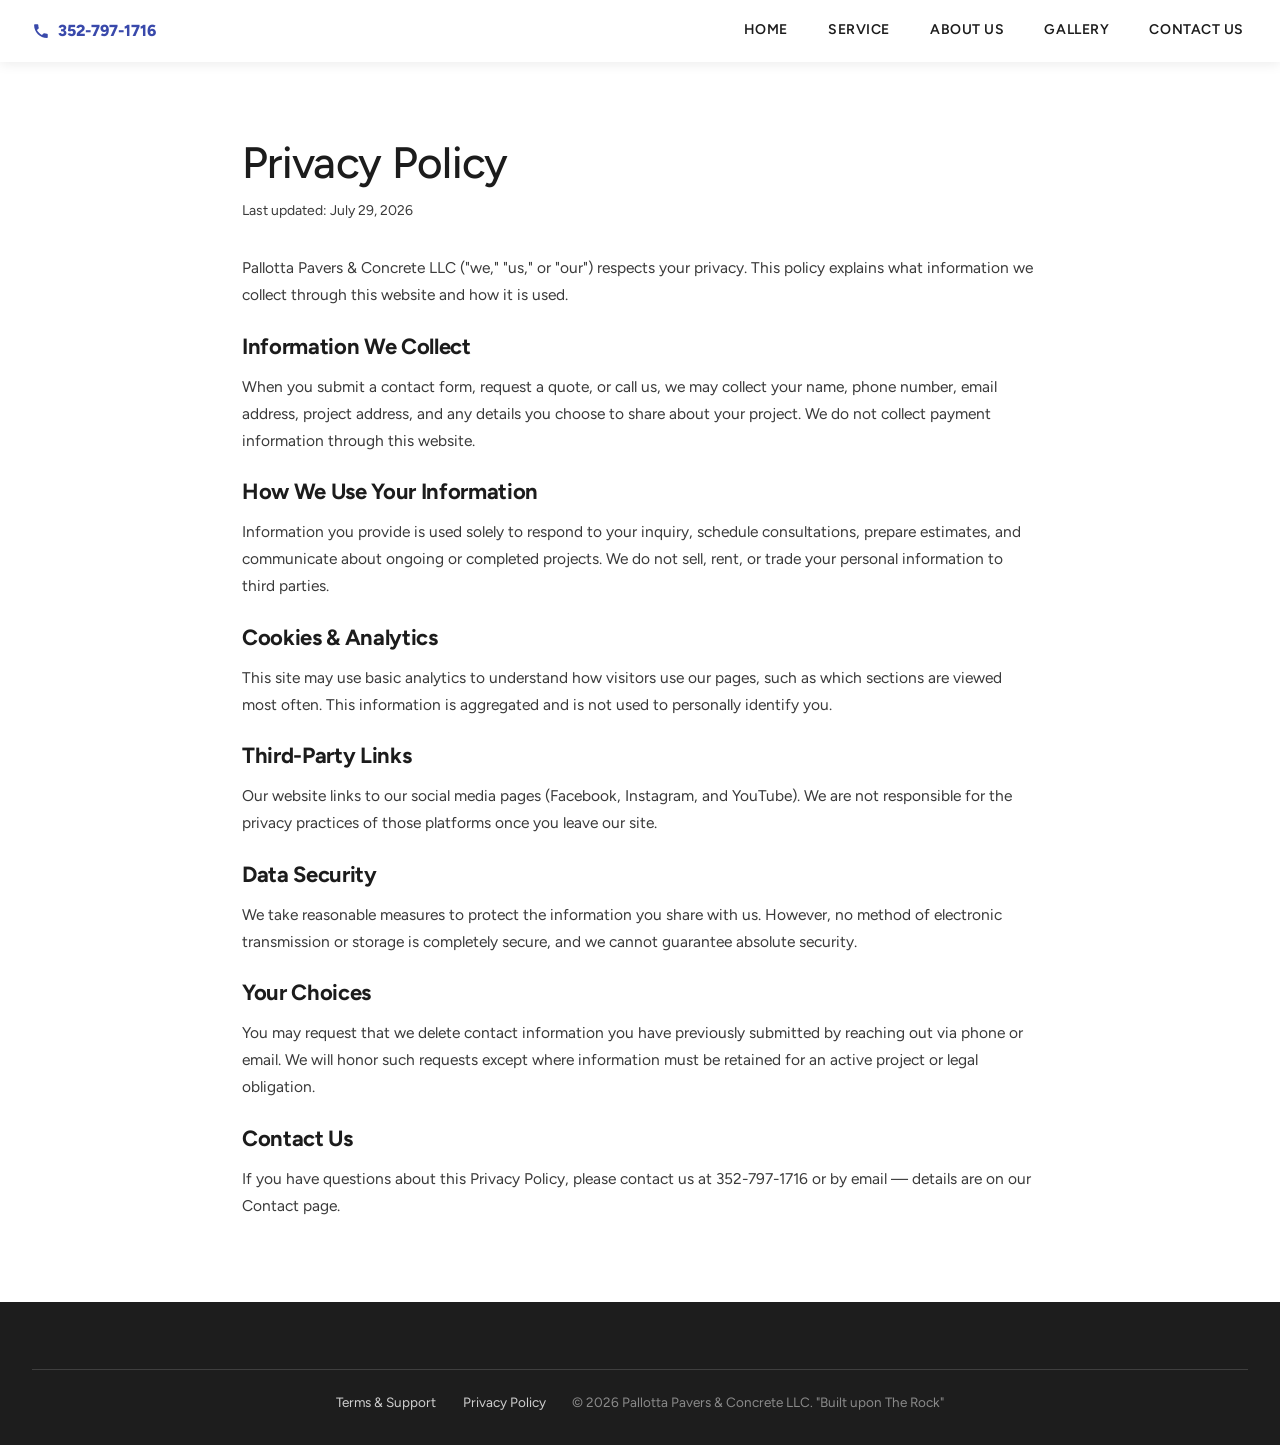
<file: privacy.html>
<!DOCTYPE html>
<html lang="en">
<head>
<meta charset="utf-8">
<meta name="viewport" content="width=device-width, initial-scale=1">
<title>Privacy Policy — Pallotta Pavers &amp; Concrete LLC</title>
<meta name="description" content="How Pallotta Pavers &amp; Concrete LLC collects and uses information submitted through this website.">
<meta name="robots" content="index, follow">
<link rel="canonical" href="https://www.pallottapaversandconcrete.com/privacy.html">
<link rel="icon" type="image/png" sizes="32x32" href="assets/images/favicon-32.png">
<link rel="apple-touch-icon" sizes="180x180" href="assets/images/apple-touch-icon.png">
<link rel="icon" type="image/png" sizes="192x192" href="assets/images/icon-192.png">
<link rel="icon" type="image/png" sizes="512x512" href="assets/images/icon-512.png">
<link rel="stylesheet" href="assets/css/styles.css">
<link rel="stylesheet" href="assets/css/site.css">
</head>
<body>

<div style="overflow-x: hidden;">

  <header class="site-header" style="display: flex; align-items: center; justify-content: space-between; padding: var(--space-2) var(--space-7);">
    <a href="tel:3527971716" style="display: flex; align-items: center; gap: 8px;"><svg width="18" height="18" viewBox="0 0 24 24" fill="var(--blue)" stroke="none"><path d="M6.6 10.8c1.4 2.8 3.8 5.2 6.6 6.6l2.2-2.2c.3-.3.7-.4 1-.2 1.1.4 2.3.6 3.6.6.6 0 1 .4 1 1v3.6c0 .6-.4 1-1 1C10.5 21.2 2.8 13.5 2.8 3.9c0-.6.4-1 1-1H7.4c.6 0 1 .4 1 1 0 1.3.2 2.5.6 3.6.1.4 0 .8-.2 1.1L6.6 10.8z"/></svg><span style="font-family: var(--font-body); font-weight: 800; font-size: 16px; color: var(--blue);">352-797-1716</span></a>
    <nav class="site-nav" style="display: flex; gap: var(--space-7); align-items: stretch;">
      <a class="nav-link" href="index.html#home">Home</a>
      <a class="nav-link" href="index.html#services">Service</a>
      <div class="nav-item">
        <span class="nav-link nav-parent">About Us</span>
        <div class="nav-dropdown">
          <a class="nav-sublink" href="index.html#about">Who We Are</a>
          <a class="nav-sublink" href="index.html#expert">The Expert Concrete Advantage</a>
          <a class="nav-sublink" href="index.html#whywork">Why Work with Us</a>
        </div>
      </div>
      <a class="nav-link" href="index.html#gallery">Gallery</a>
      <a class="nav-link" href="index.html#contact">Contact Us</a>
    </nav>
  </header>

  <section style="background: var(--page); padding-top: 68px;">
    <div style="max-width: 860px; margin: 0 auto; padding: var(--space-9) var(--space-7);">
      <h1 style="font-family: var(--font-body); font-weight: 500; font-size: clamp(32px, 4vw, 44px); margin: 0 0 var(--space-3) 0; color: var(--ink);">Privacy Policy</h1>
      <p style="font-size: 14px; color: var(--body-alt); margin: 0 0 var(--space-7) 0;">Last updated: July 29, 2026</p>
      
<p style="font-size: var(--text-body); line-height: 1.75; color: var(--body-alt); margin: 0 0 var(--space-3) 0;">Pallotta Pavers &amp; Concrete LLC ("we," "us," or "our") respects your privacy. This policy explains what information we collect through this website and how it is used.</p>
<h2 style="font-family: var(--font-body); font-weight: 700; font-size: 22px; color: var(--ink); margin: var(--space-6) 0 var(--space-3) 0;">Information We Collect</h2>
<p style="font-size: var(--text-body); line-height: 1.75; color: var(--body-alt); margin: 0 0 var(--space-3) 0;">When you submit a contact form, request a quote, or call us, we may collect your name, phone number, email address, project address, and any details you choose to share about your project. We do not collect payment information through this website.</p>
<h2 style="font-family: var(--font-body); font-weight: 700; font-size: 22px; color: var(--ink); margin: var(--space-6) 0 var(--space-3) 0;">How We Use Your Information</h2>
<p style="font-size: var(--text-body); line-height: 1.75; color: var(--body-alt); margin: 0 0 var(--space-3) 0;">Information you provide is used solely to respond to your inquiry, schedule consultations, prepare estimates, and communicate about ongoing or completed projects. We do not sell, rent, or trade your personal information to third parties.</p>
<h2 style="font-family: var(--font-body); font-weight: 700; font-size: 22px; color: var(--ink); margin: var(--space-6) 0 var(--space-3) 0;">Cookies &amp; Analytics</h2>
<p style="font-size: var(--text-body); line-height: 1.75; color: var(--body-alt); margin: 0 0 var(--space-3) 0;">This site may use basic analytics to understand how visitors use our pages, such as which sections are viewed most often. This information is aggregated and is not used to personally identify you.</p>
<h2 style="font-family: var(--font-body); font-weight: 700; font-size: 22px; color: var(--ink); margin: var(--space-6) 0 var(--space-3) 0;">Third-Party Links</h2>
<p style="font-size: var(--text-body); line-height: 1.75; color: var(--body-alt); margin: 0 0 var(--space-3) 0;">Our website links to our social media pages (Facebook, Instagram, and YouTube). We are not responsible for the privacy practices of those platforms once you leave our site.</p>
<h2 style="font-family: var(--font-body); font-weight: 700; font-size: 22px; color: var(--ink); margin: var(--space-6) 0 var(--space-3) 0;">Data Security</h2>
<p style="font-size: var(--text-body); line-height: 1.75; color: var(--body-alt); margin: 0 0 var(--space-3) 0;">We take reasonable measures to protect the information you share with us. However, no method of electronic transmission or storage is completely secure, and we cannot guarantee absolute security.</p>
<h2 style="font-family: var(--font-body); font-weight: 700; font-size: 22px; color: var(--ink); margin: var(--space-6) 0 var(--space-3) 0;">Your Choices</h2>
<p style="font-size: var(--text-body); line-height: 1.75; color: var(--body-alt); margin: 0 0 var(--space-3) 0;">You may request that we delete contact information you have previously submitted by reaching out via phone or email. We will honor such requests except where information must be retained for an active project or legal obligation.</p>
<h2 style="font-family: var(--font-body); font-weight: 700; font-size: 22px; color: var(--ink); margin: var(--space-6) 0 var(--space-3) 0;">Contact Us</h2>
<p style="font-size: var(--text-body); line-height: 1.75; color: var(--body-alt); margin: 0 0 var(--space-3) 0;">If you have questions about this Privacy Policy, please contact us at 352-797-1716 or by email — details are on our Contact page.</p>

    </div>
  </section>

  <section style="background: var(--dark); color: var(--white);">
    <div style="padding: var(--space-7); max-width: 1280px; margin: 0 auto;">
      <div style="display: flex; gap: var(--space-6); justify-content: center; margin-top: var(--space-8); padding-top: var(--space-5); border-top: 1px solid rgba(255,255,255,0.15); flex-wrap: wrap;">
        <a href="terms.html" style="color: var(--muted); font-size: 13.5px;">Terms &amp; Support</a>
        <a href="privacy.html" style="color: var(--muted); font-size: 13.5px;">Privacy Policy</a>
        <span style="color: var(--copyright); font-size: 13.5px;">© 2026 Pallotta Pavers &amp; Concrete LLC. "Built upon The Rock"</span>
      </div>
    </div>
  </section>

</div>

</body>
</html>
</file>
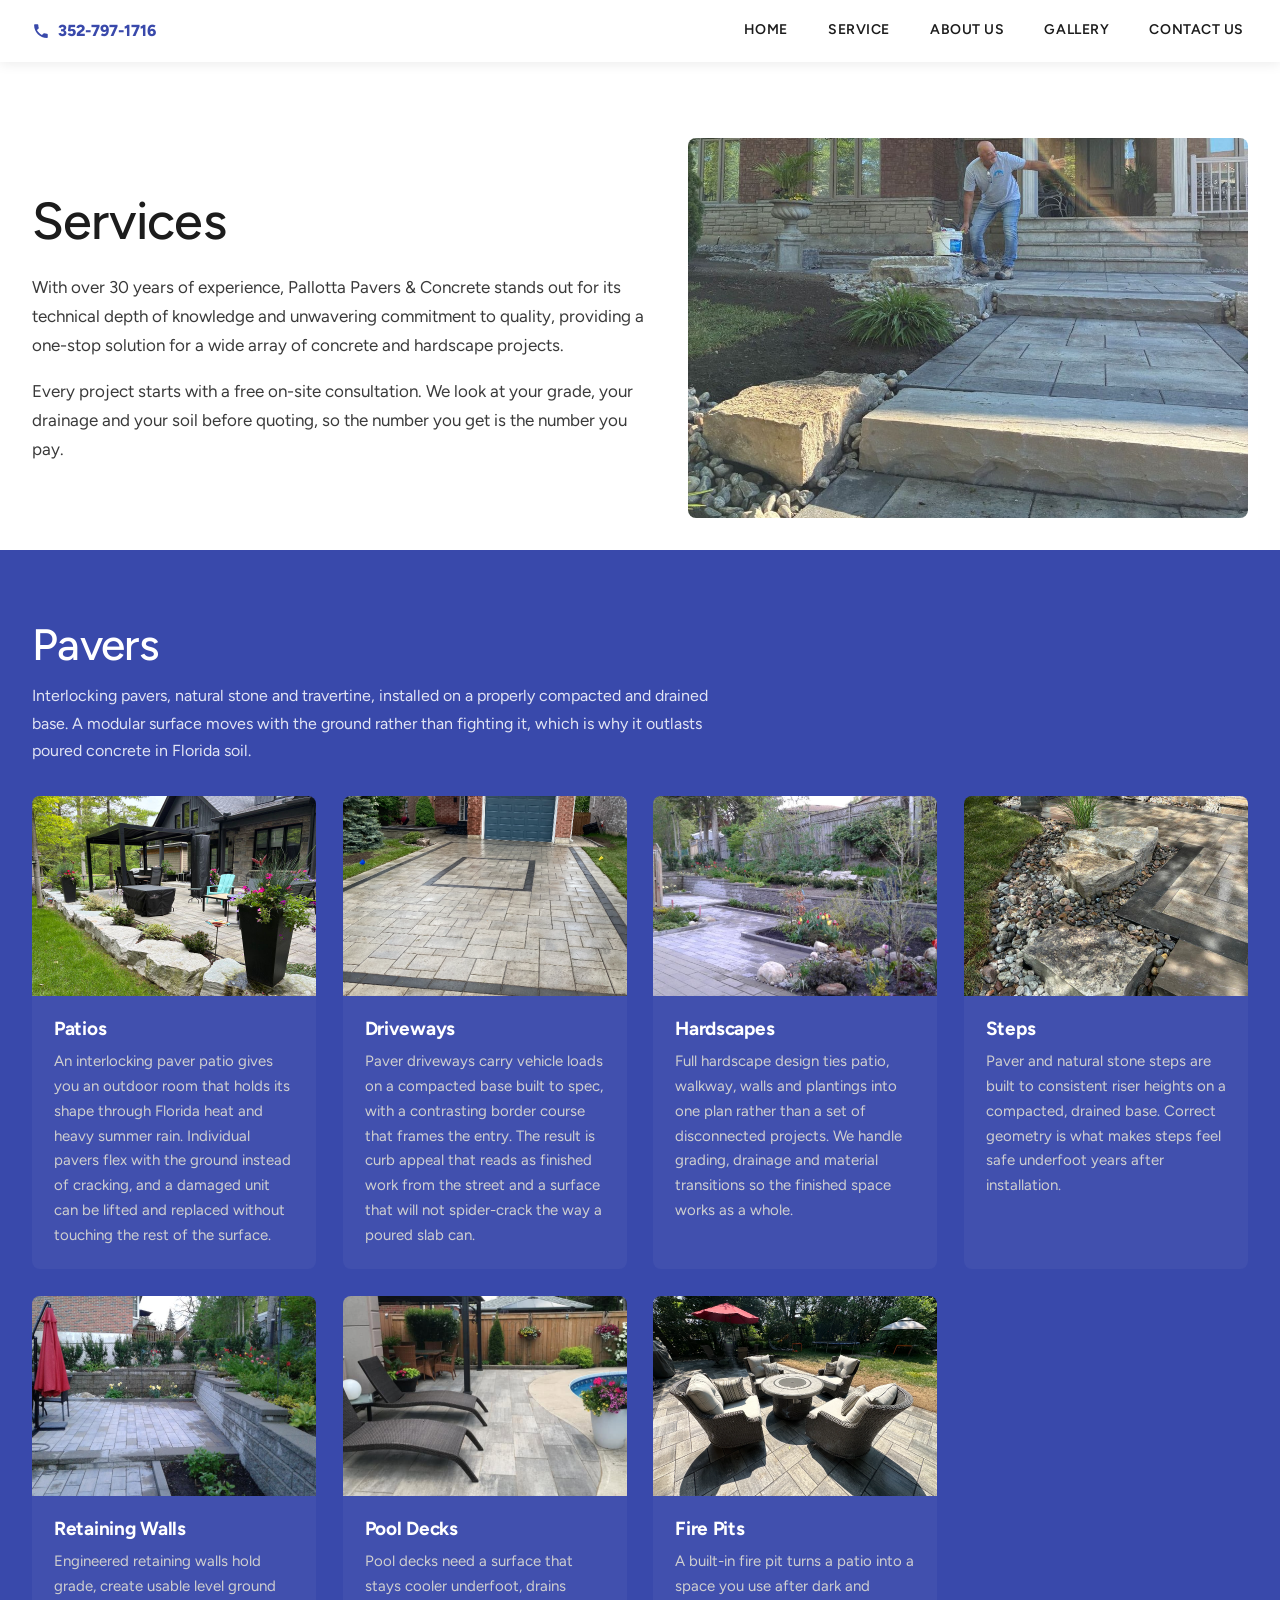
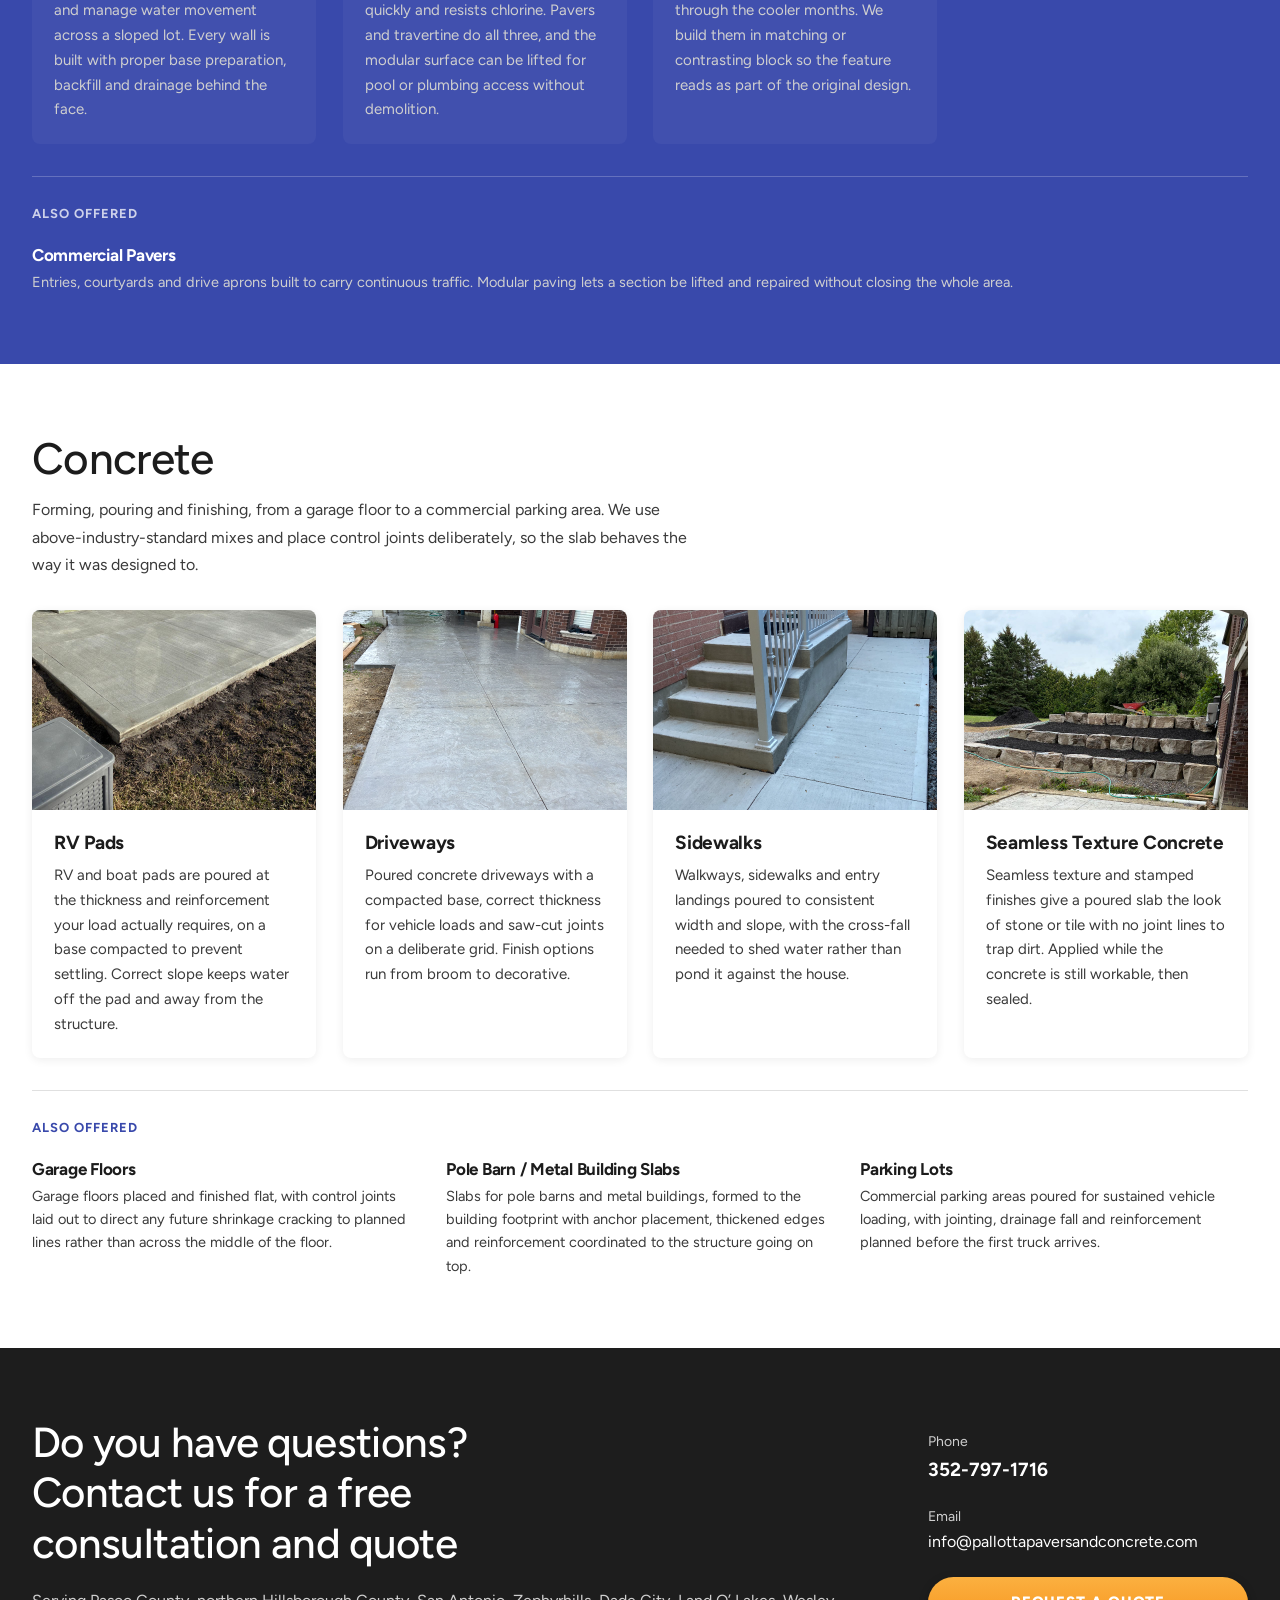
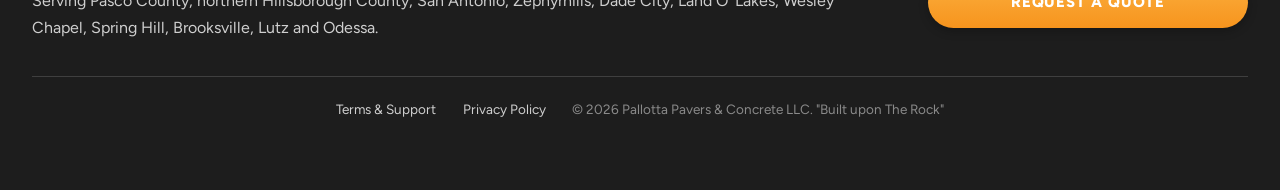
<file: services.html>
<!DOCTYPE html>
<html lang="en">
<head>
<meta charset="utf-8">
<meta name="viewport" content="width=device-width, initial-scale=1">
<title>Paver &amp; Concrete Services | Pasco County &amp; Wesley Chapel FL</title>
<meta name="description" content="Paver patios, driveways, pool decks, walls, RV pads &amp; concrete slabs in Pasco County. 30+ yrs, licensed &amp; insured. Call 352-797-1716.">
<meta name="robots" content="index, follow, max-image-preview:large">
<link rel="canonical" href="https://www.pallottapaversandconcrete.com/services.html">
<meta name="theme-color" content="#3949ab">
<meta property="og:type" content="website">
<meta property="og:title" content="Paver &amp; Concrete Services | Pasco County &amp; Wesley Chapel FL">
<meta property="og:description" content="Fifteen paver and concrete services across Pasco County and north Hillsborough. 30+ years, licensed, insured and bonded.">
<meta property="og:image" content="https://www.pallottapaversandconcrete.com/assets/images/services-hero.jpg">
<meta property="og:url" content="https://www.pallottapaversandconcrete.com/services.html">
<link rel="icon" type="image/png" sizes="32x32" href="assets/images/favicon-32.png">
<link rel="apple-touch-icon" sizes="180x180" href="assets/images/apple-touch-icon.png">
<link rel="icon" type="image/png" sizes="192x192" href="assets/images/icon-192.png">
<link rel="icon" type="image/png" sizes="512x512" href="assets/images/icon-512.png">
<link rel="stylesheet" href="assets/css/styles.css">
<link rel="stylesheet" href="assets/css/site.css">
</head>
<body>

<div style="overflow-x: hidden;">

  <header class="site-header" style="display: flex; align-items: center; justify-content: space-between; padding: var(--space-2) var(--space-7);">
    <a href="tel:3527971716" style="display: flex; align-items: center; gap: 8px;"><svg width="18" height="18" viewBox="0 0 24 24" fill="var(--blue)" stroke="none"><path d="M6.6 10.8c1.4 2.8 3.8 5.2 6.6 6.6l2.2-2.2c.3-.3.7-.4 1-.2 1.1.4 2.3.6 3.6.6.6 0 1 .4 1 1v3.6c0 .6-.4 1-1 1C10.5 21.2 2.8 13.5 2.8 3.9c0-.6.4-1 1-1H7.4c.6 0 1 .4 1 1 0 1.3.2 2.5.6 3.6.1.4 0 .8-.2 1.1L6.6 10.8z"/></svg><span style="font-family: var(--font-body); font-weight: 800; font-size: 16px; color: var(--blue);">352-797-1716</span></a>
    <nav class="site-nav" style="display: flex; gap: var(--space-7); align-items: stretch;">
      <a class="nav-link" href="index.html#home">Home</a>
      <a class="nav-link" href="services.html">Service</a>
      <div class="nav-item">
        <span class="nav-link nav-parent">About Us</span>
        <div class="nav-dropdown">
          <a class="nav-sublink" href="index.html#about">Who We Are</a>
          <a class="nav-sublink" href="index.html#expert">The Expert Concrete Advantage</a>
          <a class="nav-sublink" href="index.html#whywork">Why Work with Us</a>
        </div>
      </div>
      <a class="nav-link" href="index.html#gallery">Gallery</a>
      <a class="nav-link" href="index.html#contact">Contact Us</a>
    </nav>
    <button class="nav-toggle" id="navToggle" aria-label="Open menu">
      <svg width="24" height="24" viewBox="0 0 24 24" fill="none" stroke="var(--ink)" stroke-width="2.5" stroke-linecap="round"><line x1="3" y1="6" x2="21" y2="6"/><line x1="3" y1="12" x2="21" y2="12"/><line x1="3" y1="18" x2="21" y2="18"/></svg>
    </button>
  </header>
  <nav class="mobile-nav" id="mobileNav">
    <a class="mobile-nav-link" href="index.html#home">Home</a>
    <a class="mobile-nav-link" href="services.html">Service</a>
    <span class="mobile-nav-label">About Us</span>
    <a class="mobile-nav-sublink" href="index.html#about">Who We Are</a>
    <a class="mobile-nav-sublink" href="index.html#expert">The Expert Concrete Advantage</a>
    <a class="mobile-nav-sublink" href="index.html#whywork">Why Work with Us</a>
    <a class="mobile-nav-link" href="index.html#gallery">Gallery</a>
    <a class="mobile-nav-link" href="index.html#contact">Contact Us</a>
  </nav>

  <section style="background: var(--page); padding-top: 68px;">
    <div style="max-width: 1280px; margin: 0 auto; padding: var(--space-9) var(--space-7) var(--space-7) var(--space-7);">
      <div class="cols" style="display: flex; gap: var(--space-8); align-items: center; flex-wrap: wrap;">
        <div style="flex: 1 1 460px; min-width: 300px;">
          <h1 style="font-family: var(--font-body); font-weight: 500; font-size: clamp(36px, 4.4vw, 52px); line-height: 1.14; margin: 0 0 var(--space-5) 0; color: var(--ink);">Services</h1>
          <p style="font-size: 17px; line-height: 1.7; color: var(--body-alt); margin: 0 0 var(--space-4) 0; max-width: 60ch;">With over 30 years of experience, Pallotta Pavers &amp; Concrete stands out for its technical depth of knowledge and unwavering commitment to quality, providing a one-stop solution for a wide array of concrete and hardscape projects.</p>
          <p style="font-size: 17px; line-height: 1.7; color: var(--body-alt); margin: 0;">Every project starts with a free on-site consultation. We look at your grade, your drainage and your soil before quoting, so the number you get is the number you pay.</p>
        </div>
        <div style="flex: 1 1 400px; min-width: 280px;">
          <img src="assets/images/services-hero.jpg" alt="Craftsman sealing a paver installation" loading="lazy" decoding="async" style="width: 100%; height: 380px; object-fit: cover; border-radius: var(--radius-card); display: block;">
        </div>
      </div>
    </div>
  </section>

  <section style="background: var(--blue); color: var(--white);">
    <div style="max-width: 1280px; margin: 0 auto; padding: var(--space-9) var(--space-7);">
      <h2 style="font-family: var(--font-body); font-weight: 500; font-size: clamp(32px, 3.6vw, 44px); margin: 0 0 var(--space-3) 0; color: var(--white);">Pavers</h2>
      <p style="font-size: 16px; line-height: 1.7; color: rgba(255,255,255,0.85); margin: 0 0 var(--space-7) 0; max-width: 68ch;">Interlocking pavers, natural stone and travertine, installed on a properly compacted and drained base. A modular surface moves with the ground rather than fighting it, which is why it outlasts poured concrete in Florida soil.</p>
      <div style="display: grid; grid-template-columns: repeat(auto-fit, minmax(280px, 1fr)); gap: var(--space-6);">
        <article style="display: flex; flex-direction: column; background: rgba(255,255,255,0.04); border-radius: var(--radius-card); overflow: hidden;">
          <img src="assets/images/gallery-19.jpg" alt="Raised paver patio with pergola and natural boulder retaining wall" width="600" height="400" loading="lazy" decoding="async" style="width: 100%; height: 200px; object-fit: cover; display: block;">
          <div style="padding: var(--space-5); display: flex; flex-direction: column; gap: 10px;">
            <h3 style="font-family: var(--font-body); font-weight: 700; font-size: 19px; margin: 0; color: var(--white);">Patios</h3>
            <p style="font-size: 15px; line-height: 1.65; color: var(--muted); margin: 0;">An interlocking paver patio gives you an outdoor room that holds its shape through Florida heat and heavy summer rain. Individual pavers flex with the ground instead of cracking, and a damaged unit can be lifted and replaced without touching the rest of the surface.</p>
          </div>
        </article>
        <article style="display: flex; flex-direction: column; background: rgba(255,255,255,0.04); border-radius: var(--radius-card); overflow: hidden;">
          <img src="assets/images/gallery-9.jpg" alt="Paver driveway with dark border bands and an inset panel at the garage" width="600" height="400" loading="lazy" decoding="async" style="width: 100%; height: 200px; object-fit: cover; display: block;">
          <div style="padding: var(--space-5); display: flex; flex-direction: column; gap: 10px;">
            <h3 style="font-family: var(--font-body); font-weight: 700; font-size: 19px; margin: 0; color: var(--white);">Driveways</h3>
            <p style="font-size: 15px; line-height: 1.65; color: var(--muted); margin: 0;">Paver driveways carry vehicle loads on a compacted base built to spec, with a contrasting border course that frames the entry. The result is curb appeal that reads as finished work from the street and a surface that will not spider-crack the way a poured slab can.</p>
          </div>
        </article>
        <article style="display: flex; flex-direction: column; background: rgba(255,255,255,0.04); border-radius: var(--radius-card); overflow: hidden;">
          <img src="assets/images/gallery-8.jpg" alt="Paver patio and walkway with tiered block retaining walls and garden beds" width="600" height="400" loading="lazy" decoding="async" style="width: 100%; height: 200px; object-fit: cover; display: block;">
          <div style="padding: var(--space-5); display: flex; flex-direction: column; gap: 10px;">
            <h3 style="font-family: var(--font-body); font-weight: 700; font-size: 19px; margin: 0; color: var(--white);">Hardscapes</h3>
            <p style="font-size: 15px; line-height: 1.65; color: var(--muted); margin: 0;">Full hardscape design ties patio, walkway, walls and plantings into one plan rather than a set of disconnected projects. We handle grading, drainage and material transitions so the finished space works as a whole.</p>
          </div>
        </article>
        <article style="display: flex; flex-direction: column; background: rgba(255,255,255,0.04); border-radius: var(--radius-card); overflow: hidden;">
          <img src="assets/images/gallery-23.jpg" alt="Natural stone step set in river rock beside a paver walkway" width="600" height="400" loading="lazy" decoding="async" style="width: 100%; height: 200px; object-fit: cover; display: block;">
          <div style="padding: var(--space-5); display: flex; flex-direction: column; gap: 10px;">
            <h3 style="font-family: var(--font-body); font-weight: 700; font-size: 19px; margin: 0; color: var(--white);">Steps</h3>
            <p style="font-size: 15px; line-height: 1.65; color: var(--muted); margin: 0;">Paver and natural stone steps are built to consistent riser heights on a compacted, drained base. Correct geometry is what makes steps feel safe underfoot years after installation.</p>
          </div>
        </article>
        <article style="display: flex; flex-direction: column; background: rgba(255,255,255,0.04); border-radius: var(--radius-card); overflow: hidden;">
          <img src="assets/images/gallery-7.jpg" alt="Paver patio enclosed by block retaining walls and tulip beds" width="600" height="400" loading="lazy" decoding="async" style="width: 100%; height: 200px; object-fit: cover; display: block;">
          <div style="padding: var(--space-5); display: flex; flex-direction: column; gap: 10px;">
            <h3 style="font-family: var(--font-body); font-weight: 700; font-size: 19px; margin: 0; color: var(--white);">Retaining Walls</h3>
            <p style="font-size: 15px; line-height: 1.65; color: var(--muted); margin: 0;">Engineered retaining walls hold grade, create usable level ground and manage water movement across a sloped lot. Every wall is built with proper base preparation, backfill and drainage behind the face.</p>
          </div>
        </article>
        <article style="display: flex; flex-direction: column; background: rgba(255,255,255,0.04); border-radius: var(--radius-card); overflow: hidden;">
          <img src="assets/images/gallery-3.jpg" alt="Paver pool deck with loungers, pergola and curved pool coping" width="600" height="400" loading="lazy" decoding="async" style="width: 100%; height: 200px; object-fit: cover; display: block;">
          <div style="padding: var(--space-5); display: flex; flex-direction: column; gap: 10px;">
            <h3 style="font-family: var(--font-body); font-weight: 700; font-size: 19px; margin: 0; color: var(--white);">Pool Decks</h3>
            <p style="font-size: 15px; line-height: 1.65; color: var(--muted); margin: 0;">Pool decks need a surface that stays cooler underfoot, drains quickly and resists chlorine. Pavers and travertine do all three, and the modular surface can be lifted for pool or plumbing access without demolition.</p>
          </div>
        </article>
        <article style="display: flex; flex-direction: column; background: rgba(255,255,255,0.04); border-radius: var(--radius-card); overflow: hidden;">
          <img src="assets/images/gallery-10.jpg" alt="Paver patio with wicker seating around a round fire-pit table" width="600" height="400" loading="lazy" decoding="async" style="width: 100%; height: 200px; object-fit: cover; display: block;">
          <div style="padding: var(--space-5); display: flex; flex-direction: column; gap: 10px;">
            <h3 style="font-family: var(--font-body); font-weight: 700; font-size: 19px; margin: 0; color: var(--white);">Fire Pits</h3>
            <p style="font-size: 15px; line-height: 1.65; color: var(--muted); margin: 0;">A built-in fire pit turns a patio into a space you use after dark and through the cooler months. We build them in matching or contrasting block so the feature reads as part of the original design.</p>
          </div>
        </article>
              </div>
      <div style="margin-top: var(--space-7); padding-top: var(--space-6); border-top: 1px solid rgba(255,255,255,0.22);">
        <div style="font-family: var(--font-body); font-weight: 700; font-size: 13px; letter-spacing: 0.08em; text-transform: uppercase; color: rgba(255,255,255,0.75); margin-bottom: var(--space-5);">Also offered</div>
        <div style="display: grid; grid-template-columns: repeat(auto-fit, minmax(260px, 1fr)); gap: var(--space-6);">
        <div style="display: flex; flex-direction: column; gap: 6px;">
          <h3 style="font-family: var(--font-body); font-weight: 700; font-size: 17px; margin: 0; color: var(--white);">Commercial Pavers</h3>
          <p style="font-size: 14.5px; line-height: 1.6; color: var(--muted); margin: 0;">Entries, courtyards and drive aprons built to carry continuous traffic. Modular paving lets a section be lifted and repaired without closing the whole area.</p>
        </div>
        </div>
      </div>
    </div>
  </section>

  <section style="background: var(--page); color: var(--ink);">
    <div style="max-width: 1280px; margin: 0 auto; padding: var(--space-9) var(--space-7);">
      <h2 style="font-family: var(--font-body); font-weight: 500; font-size: clamp(32px, 3.6vw, 44px); margin: 0 0 var(--space-3) 0; color: var(--ink);">Concrete</h2>
      <p style="font-size: 16px; line-height: 1.7; color: var(--body-alt); margin: 0 0 var(--space-7) 0; max-width: 68ch;">Forming, pouring and finishing, from a garage floor to a commercial parking area. We use above-industry-standard mixes and place control joints deliberately, so the slab behaves the way it was designed to.</p>
      <div style="display: grid; grid-template-columns: repeat(auto-fit, minmax(280px, 1fr)); gap: var(--space-6);">
        <article style="display: flex; flex-direction: column; background: #ffffff; border-radius: var(--radius-card); overflow: hidden; box-shadow: 0 2px 10px rgba(0,0,0,0.07);">
          <img src="assets/images/gallery-24.jpg" alt="Poured concrete pad and steps at a manufactured home" width="600" height="400" loading="lazy" decoding="async" style="width: 100%; height: 200px; object-fit: cover; display: block;">
          <div style="padding: var(--space-5); display: flex; flex-direction: column; gap: 10px;">
            <h3 style="font-family: var(--font-body); font-weight: 700; font-size: 19px; margin: 0; color: var(--ink);">RV Pads</h3>
            <p style="font-size: 15px; line-height: 1.65; color: var(--body-alt); margin: 0;">RV and boat pads are poured at the thickness and reinforcement your load actually requires, on a base compacted to prevent settling. Correct slope keeps water off the pad and away from the structure.</p>
          </div>
        </article>
                        <article style="display: flex; flex-direction: column; background: #ffffff; border-radius: var(--radius-card); overflow: hidden; box-shadow: 0 2px 10px rgba(0,0,0,0.07);">
          <img src="assets/images/gallery-15.jpg" alt="Textured concrete driveway freshly finished at a brick building" width="600" height="400" loading="lazy" decoding="async" style="width: 100%; height: 200px; object-fit: cover; display: block;">
          <div style="padding: var(--space-5); display: flex; flex-direction: column; gap: 10px;">
            <h3 style="font-family: var(--font-body); font-weight: 700; font-size: 19px; margin: 0; color: var(--ink);">Driveways</h3>
            <p style="font-size: 15px; line-height: 1.65; color: var(--body-alt); margin: 0;">Poured concrete driveways with a compacted base, correct thickness for vehicle loads and saw-cut joints on a deliberate grid. Finish options run from broom to decorative.</p>
          </div>
        </article>
        <article style="display: flex; flex-direction: column; background: #ffffff; border-radius: var(--radius-card); overflow: hidden; box-shadow: 0 2px 10px rgba(0,0,0,0.07);">
          <img src="assets/images/gallery-12.jpg" alt="Poured concrete steps with white railing beside a concrete walkway" width="600" height="400" loading="lazy" decoding="async" style="width: 100%; height: 200px; object-fit: cover; display: block;">
          <div style="padding: var(--space-5); display: flex; flex-direction: column; gap: 10px;">
            <h3 style="font-family: var(--font-body); font-weight: 700; font-size: 19px; margin: 0; color: var(--ink);">Sidewalks</h3>
            <p style="font-size: 15px; line-height: 1.65; color: var(--body-alt); margin: 0;">Walkways, sidewalks and entry landings poured to consistent width and slope, with the cross-fall needed to shed water rather than pond it against the house.</p>
          </div>
        </article>
        <article style="display: flex; flex-direction: column; background: #ffffff; border-radius: var(--radius-card); overflow: hidden; box-shadow: 0 2px 10px rgba(0,0,0,0.07);">
          <img src="assets/images/gallery-25.jpg" alt="Stamped concrete patio below a natural boulder retaining wall" width="600" height="400" loading="lazy" decoding="async" style="width: 100%; height: 200px; object-fit: cover; display: block;">
          <div style="padding: var(--space-5); display: flex; flex-direction: column; gap: 10px;">
            <h3 style="font-family: var(--font-body); font-weight: 700; font-size: 19px; margin: 0; color: var(--ink);">Seamless Texture Concrete</h3>
            <p style="font-size: 15px; line-height: 1.65; color: var(--body-alt); margin: 0;">Seamless texture and stamped finishes give a poured slab the look of stone or tile with no joint lines to trap dirt. Applied while the concrete is still workable, then sealed.</p>
          </div>
        </article>
              </div>
      <div style="margin-top: var(--space-7); padding-top: var(--space-6); border-top: 1px solid rgba(0,0,0,0.12);">
        <div style="font-family: var(--font-body); font-weight: 700; font-size: 13px; letter-spacing: 0.08em; text-transform: uppercase; color: var(--blue); margin-bottom: var(--space-5);">Also offered</div>
        <div style="display: grid; grid-template-columns: repeat(auto-fit, minmax(260px, 1fr)); gap: var(--space-6);">
        <div style="display: flex; flex-direction: column; gap: 6px;">
          <h3 style="font-family: var(--font-body); font-weight: 700; font-size: 17px; margin: 0; color: var(--ink);">Garage Floors</h3>
          <p style="font-size: 14.5px; line-height: 1.6; color: var(--body-alt); margin: 0;">Garage floors placed and finished flat, with control joints laid out to direct any future shrinkage cracking to planned lines rather than across the middle of the floor.</p>
        </div>
        <div style="display: flex; flex-direction: column; gap: 6px;">
          <h3 style="font-family: var(--font-body); font-weight: 700; font-size: 17px; margin: 0; color: var(--ink);">Pole Barn / Metal Building Slabs</h3>
          <p style="font-size: 14.5px; line-height: 1.6; color: var(--body-alt); margin: 0;">Slabs for pole barns and metal buildings, formed to the building footprint with anchor placement, thickened edges and reinforcement coordinated to the structure going on top.</p>
        </div>
        <div style="display: flex; flex-direction: column; gap: 6px;">
          <h3 style="font-family: var(--font-body); font-weight: 700; font-size: 17px; margin: 0; color: var(--ink);">Parking Lots</h3>
          <p style="font-size: 14.5px; line-height: 1.6; color: var(--body-alt); margin: 0;">Commercial parking areas poured for sustained vehicle loading, with jointing, drainage fall and reinforcement planned before the first truck arrives.</p>
        </div>
        </div>
      </div>
    </div>
  </section>

  <section style="background: var(--dark); color: var(--white);">
    <div style="max-width: 1280px; margin: 0 auto; padding: var(--space-9) var(--space-7);">
      <div class="cols" style="display: flex; gap: var(--space-8); align-items: center; flex-wrap: wrap;">
        <div style="flex: 1 1 460px; min-width: 300px;">
          <h2 style="font-family: var(--font-body); font-weight: 500; font-size: clamp(30px, 3.4vw, 42px); line-height: 1.2; margin: 0 0 var(--space-4) 0; color: var(--white);">Do you have questions?<br>Contact us for a free<br>consultation and quote</h2>
          <p style="font-size: 16px; line-height: 1.7; color: var(--muted); margin: 0;">Serving Pasco County, northern Hillsborough County, San Antonio, Zephyrhills, Dade City, Land O&rsquo; Lakes, Wesley Chapel, Spring Hill, Brooksville, Lutz and Odessa.</p>
        </div>
        <div style="flex: 0 1 320px; min-width: 260px; display: flex; flex-direction: column; gap: var(--space-5);">
          <div>
            <div style="font-size: 14px; color: var(--muted); margin-bottom: 2px;">Phone</div>
            <a href="tel:3527971716" style="color: var(--white); font-size: 19px; font-weight: 700;">352-797-1716</a>
          </div>
          <div>
            <div style="font-size: 14px; color: var(--muted); margin-bottom: 2px;">Email</div>
            <a href="mailto:info@pallottapaversandconcrete.com" style="color: var(--white); font-size: 16px;">info@pallottapaversandconcrete.com</a>
          </div>
          <a class="cta-btn" href="index.html#contact" style="width: 100%; justify-content: center;">Request a Quote</a>
        </div>
      </div>
      <div style="display: flex; gap: var(--space-6); justify-content: center; margin-top: var(--space-8); padding-top: var(--space-5); border-top: 1px solid rgba(255,255,255,0.15); flex-wrap: wrap;">
        <a href="terms.html" style="color: var(--muted); font-size: 13.5px;">Terms &amp; Support</a>
        <a href="privacy.html" style="color: var(--muted); font-size: 13.5px;">Privacy Policy</a>
        <span style="color: var(--copyright); font-size: 13.5px;">&copy; 2026 Pallotta Pavers &amp; Concrete LLC. "Built upon The Rock"</span>
      </div>
    </div>
  </section>

</div>

<script src="assets/js/main.js"></script>
</body>
</html>
</file>
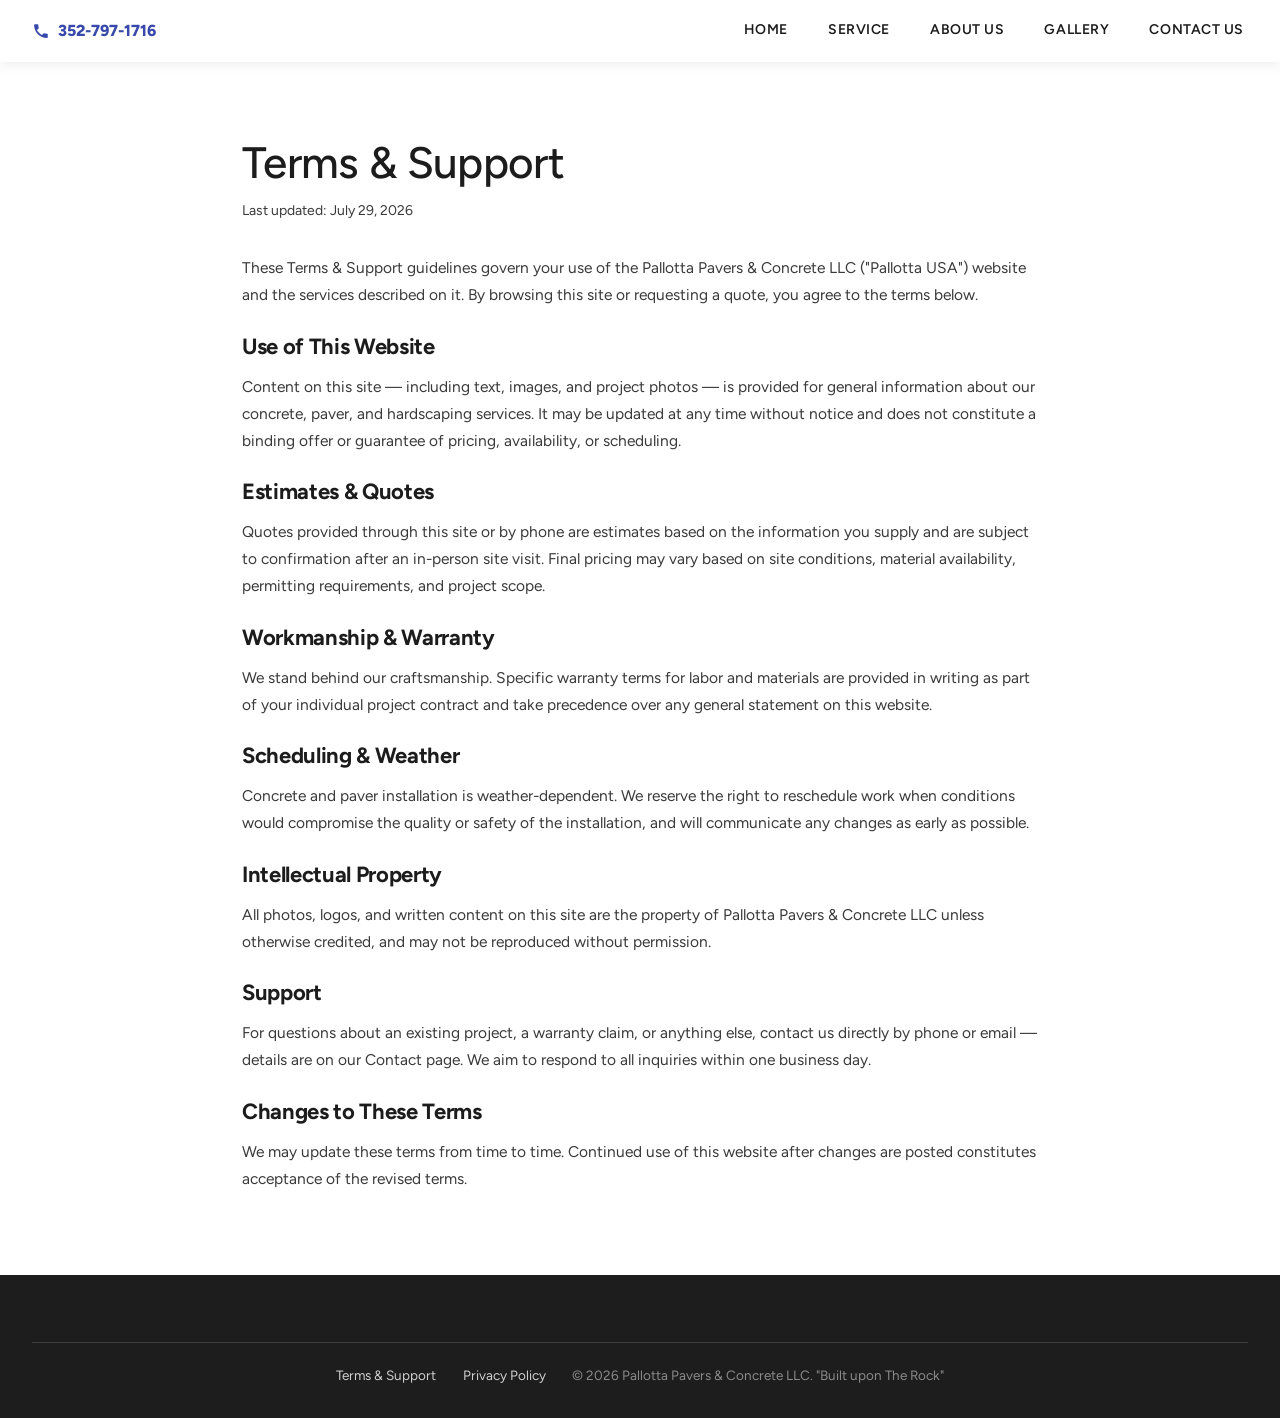
<file: terms.html>
<!DOCTYPE html>
<html lang="en">
<head>
<meta charset="utf-8">
<meta name="viewport" content="width=device-width, initial-scale=1">
<title>Terms &amp; Support — Pallotta Pavers &amp; Concrete LLC</title>
<meta name="description" content="Terms of use, estimate and warranty guidelines for Pallotta Pavers &amp; Concrete LLC.">
<meta name="robots" content="index, follow">
<link rel="canonical" href="https://www.pallottapaversandconcrete.com/terms.html">
<link rel="icon" type="image/png" sizes="32x32" href="assets/images/favicon-32.png">
<link rel="apple-touch-icon" sizes="180x180" href="assets/images/apple-touch-icon.png">
<link rel="icon" type="image/png" sizes="192x192" href="assets/images/icon-192.png">
<link rel="icon" type="image/png" sizes="512x512" href="assets/images/icon-512.png">
<link rel="stylesheet" href="assets/css/styles.css">
<link rel="stylesheet" href="assets/css/site.css">
</head>
<body>

<div style="overflow-x: hidden;">

  <header class="site-header" style="display: flex; align-items: center; justify-content: space-between; padding: var(--space-2) var(--space-7);">
    <a href="tel:3527971716" style="display: flex; align-items: center; gap: 8px;"><svg width="18" height="18" viewBox="0 0 24 24" fill="var(--blue)" stroke="none"><path d="M6.6 10.8c1.4 2.8 3.8 5.2 6.6 6.6l2.2-2.2c.3-.3.7-.4 1-.2 1.1.4 2.3.6 3.6.6.6 0 1 .4 1 1v3.6c0 .6-.4 1-1 1C10.5 21.2 2.8 13.5 2.8 3.9c0-.6.4-1 1-1H7.4c.6 0 1 .4 1 1 0 1.3.2 2.5.6 3.6.1.4 0 .8-.2 1.1L6.6 10.8z"/></svg><span style="font-family: var(--font-body); font-weight: 800; font-size: 16px; color: var(--blue);">352-797-1716</span></a>
    <nav class="site-nav" style="display: flex; gap: var(--space-7); align-items: stretch;">
      <a class="nav-link" href="index.html#home">Home</a>
      <a class="nav-link" href="index.html#services">Service</a>
      <div class="nav-item">
        <span class="nav-link nav-parent">About Us</span>
        <div class="nav-dropdown">
          <a class="nav-sublink" href="index.html#about">Who We Are</a>
          <a class="nav-sublink" href="index.html#expert">The Expert Concrete Advantage</a>
          <a class="nav-sublink" href="index.html#whywork">Why Work with Us</a>
        </div>
      </div>
      <a class="nav-link" href="index.html#gallery">Gallery</a>
      <a class="nav-link" href="index.html#contact">Contact Us</a>
    </nav>
  </header>

  <section style="background: var(--page); padding-top: 68px;">
    <div style="max-width: 860px; margin: 0 auto; padding: var(--space-9) var(--space-7);">
      <h1 style="font-family: var(--font-body); font-weight: 500; font-size: clamp(32px, 4vw, 44px); margin: 0 0 var(--space-3) 0; color: var(--ink);">Terms &amp; Support</h1>
      <p style="font-size: 14px; color: var(--body-alt); margin: 0 0 var(--space-7) 0;">Last updated: July 29, 2026</p>
      
<p style="font-size: var(--text-body); line-height: 1.75; color: var(--body-alt); margin: 0 0 var(--space-3) 0;">These Terms &amp; Support guidelines govern your use of the Pallotta Pavers &amp; Concrete LLC ("Pallotta USA") website and the services described on it. By browsing this site or requesting a quote, you agree to the terms below.</p>
<h2 style="font-family: var(--font-body); font-weight: 700; font-size: 22px; color: var(--ink); margin: var(--space-6) 0 var(--space-3) 0;">Use of This Website</h2>
<p style="font-size: var(--text-body); line-height: 1.75; color: var(--body-alt); margin: 0 0 var(--space-3) 0;">Content on this site — including text, images, and project photos — is provided for general information about our concrete, paver, and hardscaping services. It may be updated at any time without notice and does not constitute a binding offer or guarantee of pricing, availability, or scheduling.</p>
<h2 style="font-family: var(--font-body); font-weight: 700; font-size: 22px; color: var(--ink); margin: var(--space-6) 0 var(--space-3) 0;">Estimates &amp; Quotes</h2>
<p style="font-size: var(--text-body); line-height: 1.75; color: var(--body-alt); margin: 0 0 var(--space-3) 0;">Quotes provided through this site or by phone are estimates based on the information you supply and are subject to confirmation after an in-person site visit. Final pricing may vary based on site conditions, material availability, permitting requirements, and project scope.</p>
<h2 style="font-family: var(--font-body); font-weight: 700; font-size: 22px; color: var(--ink); margin: var(--space-6) 0 var(--space-3) 0;">Workmanship &amp; Warranty</h2>
<p style="font-size: var(--text-body); line-height: 1.75; color: var(--body-alt); margin: 0 0 var(--space-3) 0;">We stand behind our craftsmanship. Specific warranty terms for labor and materials are provided in writing as part of your individual project contract and take precedence over any general statement on this website.</p>
<h2 style="font-family: var(--font-body); font-weight: 700; font-size: 22px; color: var(--ink); margin: var(--space-6) 0 var(--space-3) 0;">Scheduling &amp; Weather</h2>
<p style="font-size: var(--text-body); line-height: 1.75; color: var(--body-alt); margin: 0 0 var(--space-3) 0;">Concrete and paver installation is weather-dependent. We reserve the right to reschedule work when conditions would compromise the quality or safety of the installation, and will communicate any changes as early as possible.</p>
<h2 style="font-family: var(--font-body); font-weight: 700; font-size: 22px; color: var(--ink); margin: var(--space-6) 0 var(--space-3) 0;">Intellectual Property</h2>
<p style="font-size: var(--text-body); line-height: 1.75; color: var(--body-alt); margin: 0 0 var(--space-3) 0;">All photos, logos, and written content on this site are the property of Pallotta Pavers &amp; Concrete LLC unless otherwise credited, and may not be reproduced without permission.</p>
<h2 style="font-family: var(--font-body); font-weight: 700; font-size: 22px; color: var(--ink); margin: var(--space-6) 0 var(--space-3) 0;">Support</h2>
<p style="font-size: var(--text-body); line-height: 1.75; color: var(--body-alt); margin: 0 0 var(--space-3) 0;">For questions about an existing project, a warranty claim, or anything else, contact us directly by phone or email — details are on our Contact page. We aim to respond to all inquiries within one business day.</p>
<h2 style="font-family: var(--font-body); font-weight: 700; font-size: 22px; color: var(--ink); margin: var(--space-6) 0 var(--space-3) 0;">Changes to These Terms</h2>
<p style="font-size: var(--text-body); line-height: 1.75; color: var(--body-alt); margin: 0 0 var(--space-3) 0;">We may update these terms from time to time. Continued use of this website after changes are posted constitutes acceptance of the revised terms.</p>

    </div>
  </section>

  <section style="background: var(--dark); color: var(--white);">
    <div style="padding: var(--space-7); max-width: 1280px; margin: 0 auto;">
      <div style="display: flex; gap: var(--space-6); justify-content: center; margin-top: var(--space-8); padding-top: var(--space-5); border-top: 1px solid rgba(255,255,255,0.15); flex-wrap: wrap;">
        <a href="terms.html" style="color: var(--muted); font-size: 13.5px;">Terms &amp; Support</a>
        <a href="privacy.html" style="color: var(--muted); font-size: 13.5px;">Privacy Policy</a>
        <span style="color: var(--copyright); font-size: 13.5px;">© 2026 Pallotta Pavers &amp; Concrete LLC. "Built upon The Rock"</span>
      </div>
    </div>
  </section>

</div>

</body>
</html>
</file>
<file: assets/css/styles.css>
/* Organic — design-system tokens and component classes. This file is the source of truth for the system's look; retune it here and see readme.md. */
@import url('https://fonts.googleapis.com/css2?family=Caprasimo:wght@400&family=Figtree:wght@400;600;700&display=swap');

:root {
  --color-bg: #f5ead8;
  --color-surface: #ebddc5;
  --color-text: #201e1d;
  --color-accent: #c67139;
  --color-accent-2: #7a8a5e;
  --color-divider: color-mix(in srgb, #201e1d 16%, transparent);

  /* Tonal ramps — generated in OKLCH on one shared lightness scale, so the
     same step of any role matches the others in visual value. */
  --color-neutral-100: #f9f4ed;
  --color-neutral-200: #eee7db;
  --color-neutral-300: #dcd3c4;
  --color-neutral-400: #c0b6a5;
  --color-neutral-500: #a19786;
  --color-neutral-600: #82796a;
  --color-neutral-700: #645c50;
  --color-neutral-800: #474238;
  --color-neutral-900: #2e2b25;

  --color-accent-100: #fff2eb;
  --color-accent-200: #ffe1d0;
  --color-accent-300: #ffc6a5;
  --color-accent-400: #f6a06b;
  --color-accent-500: #d67f48;
  --color-accent-600: #b2622d;
  --color-accent-700: #8c491a;
  --color-accent-800: #643312;
  --color-accent-900: #402310;

  --color-accent-2-100: #f0fae1;
  --color-accent-2-200: #e1eecc;
  --color-accent-2-300: #ccdbb2;
  --color-accent-2-400: #aebf92;
  --color-accent-2-500: #8fa073;
  --color-accent-2-600: #728157;
  --color-accent-2-700: #56633f;
  --color-accent-2-800: #3d472b;
  --color-accent-2-900: #272e1b;

  --font-heading: "Caprasimo", system-ui, sans-serif;
  --font-heading-weight: 400;
  --font-body: "Figtree", system-ui, sans-serif;

  --space-1: 4.4px;
  --space-2: 8.8px;
  --space-3: 13.2px;
  --space-4: 17.6px;
  --space-6: 26.4px;
  --space-8: 35.2px;

  --radius-sm: 8px;
  --radius-md: 16px;
  --radius-lg: 28px;

  /* Elevation — derived from the ground: soft ink-tinted shadows on a
     light theme, a hairline edge + ambient darkness on a dark one. */
  --shadow-sm: 0 1px 2px color-mix(in srgb, #2e2b25 14%, transparent);
  --shadow-md: 0 3px 10px color-mix(in srgb, #2e2b25 16%, transparent);
  --shadow-lg: 0 12px 32px color-mix(in srgb, #2e2b25 22%, transparent);
}

body {
  background: var(--color-bg);
  color: var(--color-text);
  font-family: var(--font-body);
}
h1, h2, h3, h4 { font-family: var(--font-heading); font-weight: var(--font-heading-weight); }

.washed{filter:saturate(0.6) contrast(0.85) brightness(1.1) opacity(0.94)}

/* ══════════════════════════════════════════════════════════════════════════
   Components — built with the tokens above. Plain CSS
   on plain HTML: no JavaScript, no build step. Each class is documented in
   readme.md and demonstrated in foundations/ and components/.
   ══════════════════════════════════════════════════════════════════════ */

*, *::before, *::after { box-sizing: border-box; }
body { margin: 0; font-size: 15px; line-height: 1.55; font-weight: 400; }
h1, h2, h3, h4, h5, h6 {
  font-family: var(--font-heading); font-weight: var(--font-heading-weight);
  line-height: 1.12; letter-spacing: -0.015em; margin: 0 0 var(--space-2);
}
h1 { font-size: 42px; }
h2 { font-size: 32px; }
h3 { font-size: 25px; }
h4 { font-size: 20px; }
h5 { font-size: 16px; }
h6 { font-size: 13px; }
h6 { letter-spacing: 0.08em; text-transform: uppercase; }
p { margin: 0 0 var(--space-3); }
a { color: var(--color-accent); text-underline-offset: 3px; }
img { display: block; max-width: 100%; }
figure { margin: 0; }
figcaption {
  font-size: 11px; margin-top: var(--space-1);
  color: color-mix(in srgb, var(--color-text) 55%, transparent);
}
.text-muted { color: color-mix(in srgb, var(--color-text) 55%, transparent); }
:focus { outline: none; }
:focus-visible { outline: 2px solid var(--color-accent); outline-offset: 2px; }
::selection { background: color-mix(in srgb, var(--color-accent) 30%, transparent); }

/* — rules — */
.hr {
  height: 1px; border: 0; margin: var(--space-4) 0;
  background: var(--color-divider);
}

/* — buttons — */
.btn {
  display: inline-flex; align-items: center; justify-content: center; gap: 6px;
  cursor: pointer; text-decoration: none;
  font-family: var(--font-heading); font-weight: var(--font-heading-weight);
  font-size: 14px; line-height: 1.2; color: var(--color-text); /* matches the .input's 14px —
     the pair sits side by side in sign-up rows */
  background: transparent; border: 1px solid transparent;
  padding: var(--space-2) calc(var(--space-3) * 1.2);
  border-radius: var(--radius-md);
}
.btn svg { display: block; }
.btn:disabled { opacity: 0.45; cursor: not-allowed; }
.btn-primary { background: var(--color-accent); color: var(--color-bg); }
.btn-primary:hover { background: var(--color-accent-600); }
.btn-primary:active { background: var(--color-accent-700); }
.btn-secondary { border-color: var(--color-divider); }
.btn-secondary:hover { background: color-mix(in srgb, var(--color-text) 7%, transparent); }
.btn-secondary:active { background: color-mix(in srgb, var(--color-text) 14%, transparent); }
.btn-ghost { color: var(--color-accent); padding-inline: var(--space-1); }
.btn-ghost:hover { background: color-mix(in srgb, var(--color-accent) 10%, transparent); }
.btn-ghost:active { background: color-mix(in srgb, var(--color-accent) 18%, transparent); }
.btn-icon { width: 36px; height: 36px; padding: 0; }
.btn-block { width: 100%; margin-top: var(--space-2); }

/* — forms — */
.field > label {
  display: block; font-size: 12px; margin-bottom: 5px;
  color: color-mix(in srgb, var(--color-text) 70%, transparent);
}
.input {
  width: 100%; min-height: 36px; padding: 6px 10px; font: inherit;
  font-size: 14px; color: var(--color-text); caret-color: var(--color-accent);
  background: var(--color-surface);
  border: 1px solid var(--color-divider); border-radius: var(--radius-md);
}
.input:hover { border-color: color-mix(in srgb, var(--color-text) 45%, transparent); }
.input:focus-visible { border-color: var(--color-accent); outline-offset: 0; }
textarea.input { min-height: 90px; resize: vertical; }
.radio { display: inline-flex; align-items: center; gap: 8px; cursor: pointer; font-size: 14px; }
.radio input, .seg-opt input {
  position: absolute; opacity: 0; width: 0; height: 0; pointer-events: none;
}
.radio .dot {
  width: 16px; height: 16px; flex: none; border-radius: 50%;
  border: 1.5px solid var(--color-divider);
}
.radio:hover .dot { border-color: var(--color-accent); }
.radio input:checked + .dot {
  border-color: var(--color-accent); background: var(--color-accent);
  box-shadow: inset 0 0 0 4px var(--color-bg);
}
.radio input:focus-visible + .dot { outline: 2px solid var(--color-accent); outline-offset: 2px; }
.seg {
  display: inline-flex; overflow: hidden;
  border: 1px solid var(--color-divider); border-radius: var(--radius-md);
}
.seg-opt {
  display: inline-flex; align-items: center; gap: 6px;
  padding: 7px 12px; font-size: 13px; cursor: pointer;
}
.seg-opt + .seg-opt { border-left: 1px solid var(--color-divider); }
.seg-opt:has(input:checked) { background: var(--color-accent); color: var(--color-bg); }
.seg-opt:not(:has(input:checked)):hover { background: color-mix(in srgb, var(--color-text) 7%, transparent); }
.seg-opt:has(input:focus-visible) { outline: 2px solid var(--color-accent); outline-offset: -2px; }

/* — cards — */
.card {
  display: flex; flex-direction: column; gap: var(--space-2);
  padding: var(--space-3); border-radius: var(--radius-md); background: var(--color-surface);
}
.card-kicker { font-size: 10px; letter-spacing: 0.1em; text-transform: uppercase; color: var(--color-accent); }
.card-title {
  font-family: var(--font-heading); font-weight: var(--font-heading-weight);
  font-size: 17px; line-height: 1.2;
}
.card-body { margin: 0; font-size: 13px; opacity: 0.8; flex: 1; }
.card-meta {
  display: flex; align-items: center; gap: 6px; font-size: 11px;
  color: color-mix(in srgb, var(--color-text) 50%, transparent);
}
.elev-sm { box-shadow: var(--shadow-sm); }
.elev-md { box-shadow: var(--shadow-md); }
.elev-lg { box-shadow: var(--shadow-lg); }

/* — tags — */
.tag {
  display: inline-flex; align-items: center; font-size: 11px;
  letter-spacing: 0.02em; padding: 3px 10px;
  border-radius: calc(var(--radius-md) * 0.75);
}
.tag-accent { background: var(--color-accent-100); color: var(--color-accent-800); }
.tag-accent-2 { background: var(--color-accent-2-100); color: var(--color-accent-2-800); }
.tag-neutral { background: var(--color-neutral-100); color: var(--color-neutral-800); }
.tag-outline { border: 1px solid var(--color-accent); color: var(--color-accent); }

/* — navigation — */
.nav {
  display: flex; align-items: center; gap: var(--space-4);
  padding: var(--space-3) var(--space-4);
  border-bottom: none;
}
.nav-brand {
  font-family: var(--font-heading); font-weight: var(--font-heading-weight);
  font-size: 18px; margin-right: auto;
}
.nav a { color: inherit; text-decoration: none; font-size: 14px; }
.nav a:hover, .nav a[aria-current='page'] { color: var(--color-accent); }

/* — tables — */
.table { width: 100%; border-collapse: collapse; font-size: 14px; }
.table th {
  text-align: left; font-size: 11px; letter-spacing: 0.08em; text-transform: uppercase;
  color: color-mix(in srgb, var(--color-text) 60%, transparent);
  padding: var(--space-2); border-bottom: 1px solid var(--color-divider);
}
.table td {
  padding: var(--space-2);
  border-bottom: 1px solid color-mix(in srgb, var(--color-text) 8%, transparent);
}
.table tbody tr:hover { background: color-mix(in srgb, var(--color-text) 4%, transparent); }

/* — dialog — */
.dialog-backdrop {
  position: fixed; inset: 0; display: grid; place-items: center;
  padding: var(--space-4);
  background: color-mix(in srgb, var(--color-neutral-900) 50%, transparent);
}
.dialog {
  width: min(440px, 100%); display: flex; flex-direction: column; gap: var(--space-3);
  padding: var(--space-4); border-radius: var(--radius-lg);
  background: var(--color-surface); box-shadow: var(--shadow-lg);
}
.dialog-title {
  font-family: var(--font-heading); font-weight: var(--font-heading-weight);
  font-size: 20px;
}
.dialog-body { font-size: 14px; opacity: 0.85; }
.dialog-actions { display: flex; justify-content: flex-end; gap: var(--space-2); margin-top: var(--space-2); }

/* — rounded frame: everything softens, small controls go pill — */
.card, .dialog { border-radius: calc(var(--radius-lg) * 1.15); }
.btn, .tag, .seg, .input { border-radius: 999px; }
.input { padding-inline: 14px; }
</file>
<file: assets/css/site.css>
:root {
  --space-5: 22px;
  --space-7: 32px;
  --space-9: 70px;
  --blue: #3949ab;
  --blue-dark: #2c3a8c;
  --dark: #1d1d1d;
  --page: #ffffff;
  --ink: #1c1c1c;
  --orange: #f7941d;
  --orange-dark: #e07f0a;
  --radius-card: 8px;
  --text-body: 15.5px;
  --white: #ffffff;
  --muted: #cfcfcf;
  --body-alt: #3a3a3a;
  --copyright: #8a8a8a;
}
html { scroll-behavior: smooth; }
body { margin: 0; background: var(--page); color: var(--ink); }
.site-header { position: fixed; top: 0; left: 0; right: 0; z-index: 100; background: rgba(255,255,255,0.92); backdrop-filter: blur(8px); box-shadow: 0 2px 12px rgba(0,0,0,0.08); transition: background 0.3s ease, box-shadow 0.3s ease; }
section[id] { scroll-margin-top: 76px; }
a { color: var(--blue); text-decoration: none; }
a:hover { color: var(--blue-dark); }
.nav-link { font-family: var(--font-body); font-weight: 600; font-size: 14px; letter-spacing: 0.04em; color: var(--ink); padding: 10px 4px; border-bottom: 3px solid transparent; text-transform: uppercase; }
.nav-link:hover { color: var(--blue); border-bottom: 3px solid var(--blue); }
.nav-item { position: relative; display: flex; align-items: center; }
.nav-parent { cursor: default; }
.nav-item:hover .nav-parent { color: var(--blue); border-bottom: 3px solid var(--blue); }
.nav-dropdown { display: none; position: absolute; top: 100%; left: 50%; transform: translateX(-50%); min-width: 260px; background: #ffffff; border-radius: var(--radius-card); box-shadow: 0 8px 24px rgba(0,0,0,0.16); padding: 8px 0; flex-direction: column; }
.nav-item:hover .nav-dropdown { display: flex; }
.nav-sublink { font-family: var(--font-body); font-weight: 600; font-size: 13.5px; color: var(--ink); padding: 10px 20px; white-space: nowrap; }
.nav-sublink:hover { background: var(--blue); color: #ffffff; }
.cta-btn { display: inline-flex; align-items: center; gap: 10px; background: linear-gradient(180deg, #fbb040, var(--orange)); color: var(--white); font-family: var(--font-body); font-weight: 800; font-size: 15px; letter-spacing: 0.06em; text-transform: uppercase; padding: 14px 32px; border-radius: 999px; box-shadow: 0 3px 10px rgba(0,0,0,0.25); }
.cta-btn:hover { background: linear-gradient(180deg, var(--orange), var(--orange-dark)); color: var(--white); }
.leaflet-tooltip.area-label { background: var(--blue); border: none; box-shadow: 0 1px 6px rgba(0,0,0,0.3); color: #ffffff; font-family: var(--font-body); font-size: 11.5px; font-weight: 700; padding: 3px 8px; border-radius: 4px; white-space: nowrap; }
.leaflet-tooltip.area-label::before { display: none; }
.quote-form { display: flex; flex-direction: column; gap: var(--space-4); }
.form-row { display: flex; flex-direction: column; gap: 6px; }
.form-label { font-size: 13px; color: var(--muted); letter-spacing: 0.02em; }
.form-input { font-family: var(--font-body); font-size: 15px; color: var(--white); background: rgba(255,255,255,0.08); border: 1px solid rgba(255,255,255,0.22); border-radius: var(--radius-card); padding: 11px 14px; width: 100%; box-sizing: border-box; }
.form-input:focus { outline: 2px solid var(--orange); outline-offset: 1px; border-color: transparent; }
.form-input option { color: var(--dark); }
.form-input optgroup { color: var(--dark); font-weight: 700; }
textarea.form-input { resize: vertical; }
.gallery-tile { border-radius: var(--radius-card); overflow: hidden; height: 240px; padding: 0; border: none; background: none; cursor: pointer; display: block; position: relative; }
.gallery-tile img { width: 100%; height: 100%; object-fit: cover; display: block; transition: transform 0.35s ease; }
.gallery-tile:hover img { transform: scale(1.05); }
.gallery-tile:focus-visible { outline: 2px solid var(--orange); outline-offset: 2px; }
.lightbox { display: none; position: fixed; inset: 0; z-index: 200; background: rgba(15,15,15,0.94); align-items: center; justify-content: center; gap: var(--space-4); padding: var(--space-6); }
.lightbox.open { display: flex; }
.lb-figure { margin: 0; display: flex; flex-direction: column; align-items: center; gap: var(--space-4); max-width: min(1100px, 82vw); }
.lb-img { max-width: 100%; max-height: 76vh; border-radius: var(--radius-card); display: block; }
.lb-caption { display: flex; align-items: baseline; gap: var(--space-4); font-family: var(--font-body); font-size: 14px; color: #e4e4e4; text-align: center; }
.lb-count { color: #9a9a9a; font-size: 13px; }
.lb-nav, .lb-close { background: rgba(255,255,255,0.1); border: 1px solid rgba(255,255,255,0.25); color: #ffffff; border-radius: 999px; width: 48px; height: 48px; display: flex; align-items: center; justify-content: center; cursor: pointer; flex: none; }
.lb-nav:hover, .lb-close:hover { background: var(--orange); border-color: var(--orange); }
.lb-nav:focus-visible, .lb-close:focus-visible { outline: 2px solid var(--orange); outline-offset: 2px; }
.lb-close { position: absolute; top: var(--space-6); right: var(--space-6); }
.hero-carousel { position: relative; overflow: hidden; height: 440px; }
.hero-carousel-item { position: absolute; width: 100%; height: 100%; opacity: 0; transition: opacity 1.2s ease-in-out; }
.hero-carousel-item.active { opacity: 1; z-index: 10; }
.hero-carousel-item > * { width: 100%; height: 100%; display: block; }
.img-placeholder { display: flex; align-items: center; justify-content: center; text-align: center; padding: var(--space-5); background: rgba(255,255,255,0.08); border: 1px dashed rgba(255,255,255,0.3); color: var(--muted); font-family: var(--font-body); font-size: 14px; }
.nav-toggle { display: none; background: none; border: none; padding: 8px; cursor: pointer; }
.mobile-nav { display: none; flex-direction: column; position: fixed; top: 60px; left: 0; right: 0; z-index: 99; background: #ffffff; box-shadow: 0 8px 24px rgba(0,0,0,0.16); padding: var(--space-3) 0; max-height: calc(100vh - 60px); overflow-y: auto; }
.mobile-nav.open { display: flex; }
.mobile-nav-link, .mobile-nav-sublink { font-family: var(--font-body); font-weight: 600; font-size: 15px; color: var(--ink); padding: 12px var(--space-7); text-transform: uppercase; letter-spacing: 0.04em; }
.mobile-nav-link:hover, .mobile-nav-sublink:hover { background: var(--blue); color: #ffffff; }
.mobile-nav-label { font-family: var(--font-body); font-weight: 700; font-size: 13px; color: var(--blue); padding: 12px var(--space-7) 4px; text-transform: uppercase; letter-spacing: 0.04em; }
.mobile-nav-sublink { padding-left: calc(var(--space-7) + 14px); font-size: 14px; text-transform: none; }
@media (max-width: 900px) {
  .cols { flex-direction: column !important; }
  .site-nav { display: none !important; }
  .nav-toggle { display: flex; align-items: center; }
  .hero-social { flex-direction: row !important; }
  #home > div:first-child { justify-content: center !important; text-align: center !important; }
  .hero-text-social { justify-content: center !important; }
  .hero-text-social h1 { text-align: center !important; }
}
</file>
